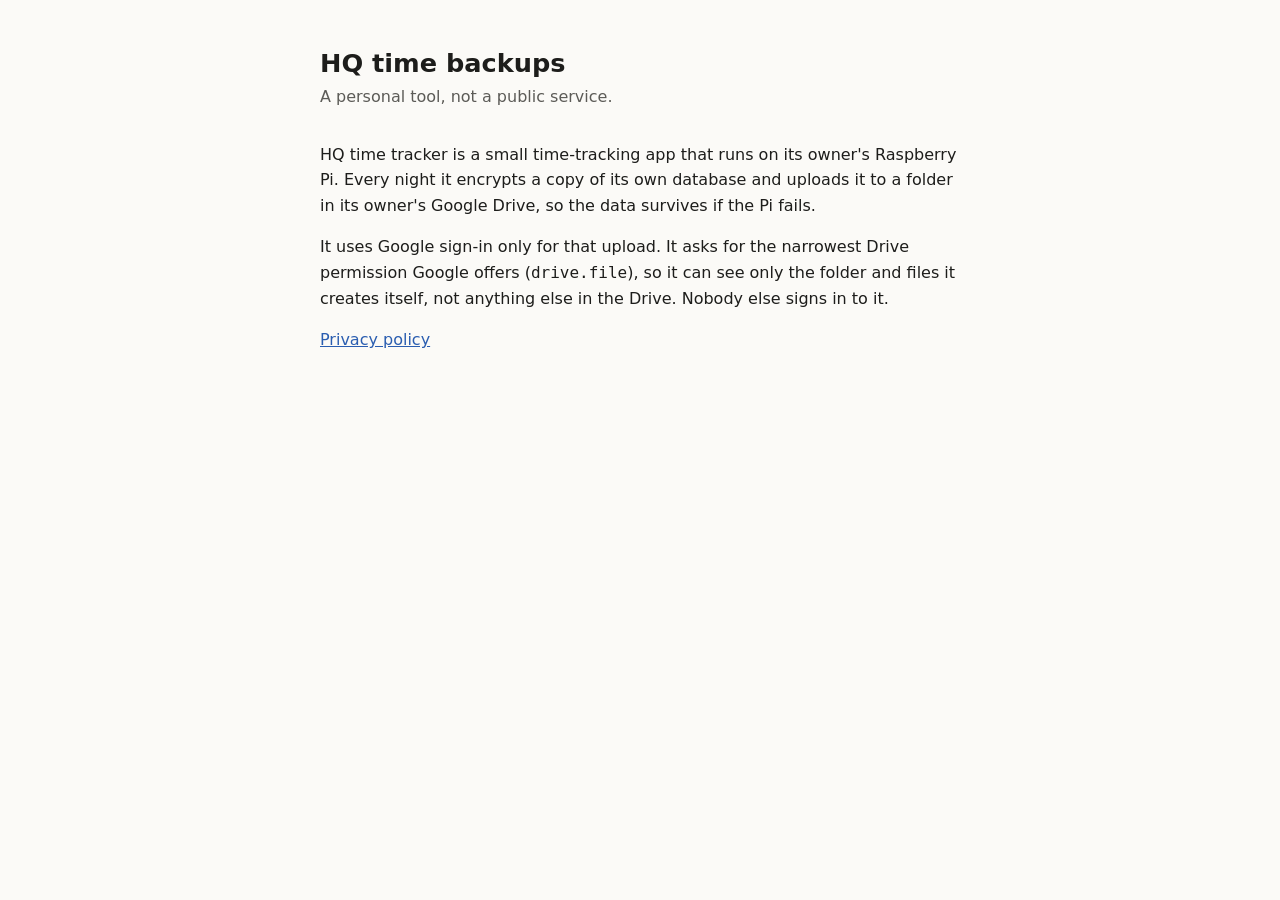
<file: index.html>
<!doctype html>
<html lang="en">
<head>
<meta charset="utf-8">
<meta name="viewport" content="width=device-width, initial-scale=1">
<title>HQ time backups</title>
<link rel="stylesheet" href="style.css">
</head>
<body>
<main>
<h1>HQ time backups</h1>
<p class="lede">A personal tool, not a public service.</p>
<p>HQ time tracker is a small time-tracking app that runs on its owner's Raspberry Pi. Every night it encrypts a copy of its own database and uploads it to a folder in its owner's Google Drive, so the data survives if the Pi fails.</p>
<p>It uses Google sign-in only for that upload. It asks for the narrowest Drive permission Google offers (<code>drive.file</code>), so it can see only the folder and files it creates itself, not anything else in the Drive. Nobody else signs in to it.</p>
<p><a href="privacy.html">Privacy policy</a></p>
</main>
</body>
</html>
</file>
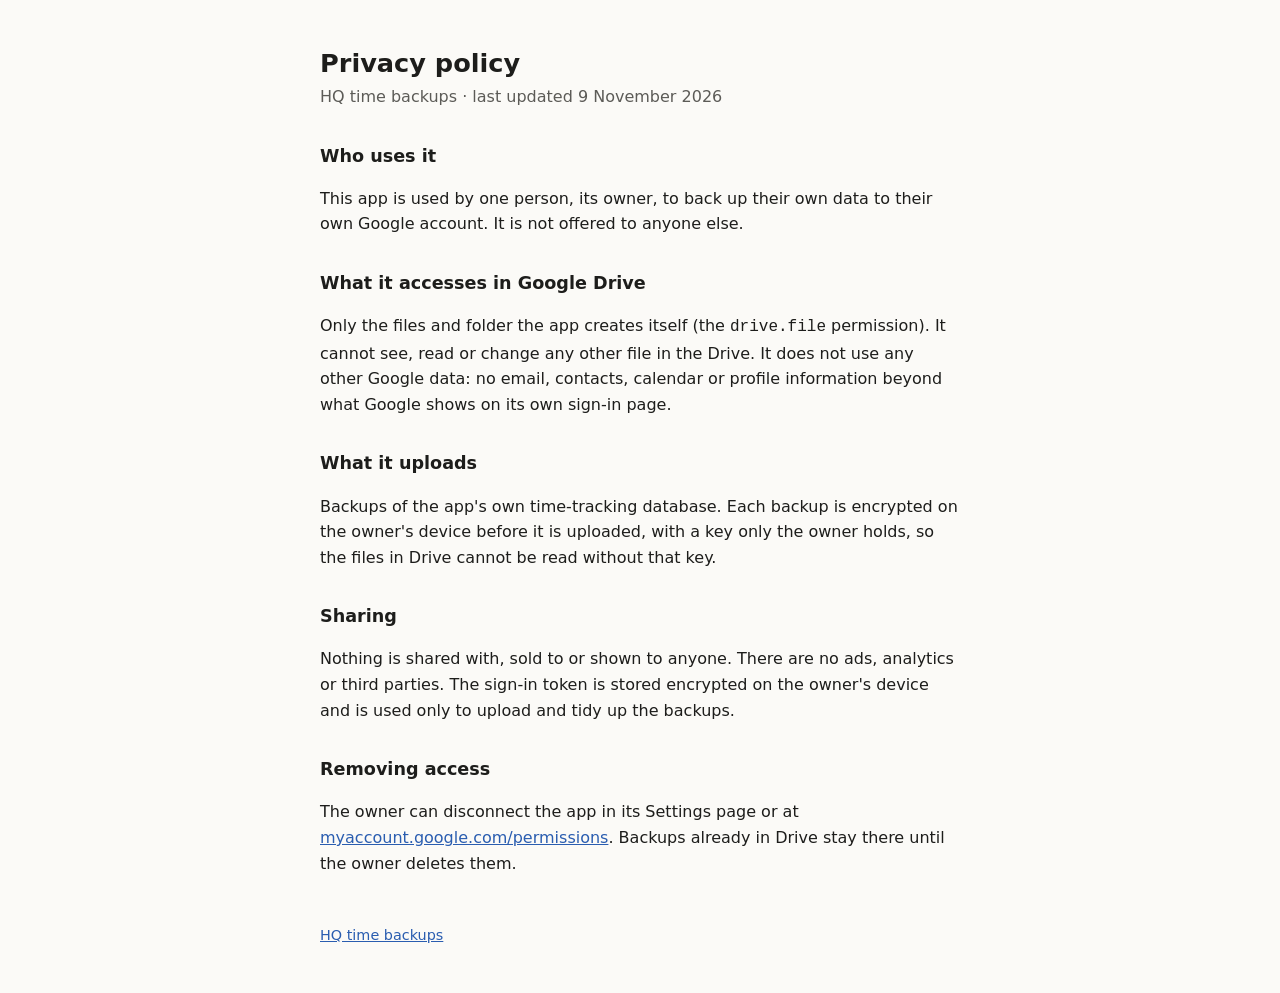
<file: privacy.html>
<!doctype html>
<html lang="en">
<head>
<meta charset="utf-8">
<meta name="viewport" content="width=device-width, initial-scale=1">
<title>Privacy policy</title>
<link rel="stylesheet" href="style.css">
</head>
<body>
<main>
<h1>Privacy policy</h1>
<p class="lede">HQ time backups &middot; last updated 9 November 2026</p>

<h2>Who uses it</h2>
<p>This app is used by one person, its owner, to back up their own data to their own Google account. It is not offered to anyone else.</p>

<h2>What it accesses in Google Drive</h2>
<p>Only the files and folder the app creates itself (the <code>drive.file</code> permission). It cannot see, read or change any other file in the Drive. It does not use any other Google data: no email, contacts, calendar or profile information beyond what Google shows on its own sign-in page.</p>

<h2>What it uploads</h2>
<p>Backups of the app's own time-tracking database. Each backup is encrypted on the owner's device before it is uploaded, with a key only the owner holds, so the files in Drive cannot be read without that key.</p>

<h2>Sharing</h2>
<p>Nothing is shared with, sold to or shown to anyone. There are no ads, analytics or third parties. The sign-in token is stored encrypted on the owner's device and is used only to upload and tidy up the backups.</p>

<h2>Removing access</h2>
<p>The owner can disconnect the app in its Settings page or at <a href="https://myaccount.google.com/permissions">myaccount.google.com/permissions</a>. Backups already in Drive stay there until the owner deletes them.</p>

<footer><a href="./">HQ time backups</a></footer>
</main>
</body>
</html>
</file>
<file: style.css>
:root{--bg:#fbfaf7;--fg:#1d1d1b;--muted:#5c5b57;--link:#2a5db0}
@media (prefers-color-scheme:dark){:root{--bg:#1b1c1e;--fg:#e9e7e2;--muted:#a3a19b;--link:#8fb4f0}}
body{margin:0;background:var(--bg);color:var(--fg);font:16px/1.6 system-ui,-apple-system,"Segoe UI",sans-serif}
main{max-width:640px;margin:0 auto;padding:48px 16px}
h1{font-size:1.6rem;line-height:1.25;margin:0 0 .25rem}
h2{font-size:1.1rem;margin:2rem 0 .25rem}
p.lede{color:var(--muted);margin:0 0 2rem}
a{color:var(--link)}
footer{margin-top:3rem;color:var(--muted);font-size:.9rem}
</file>
